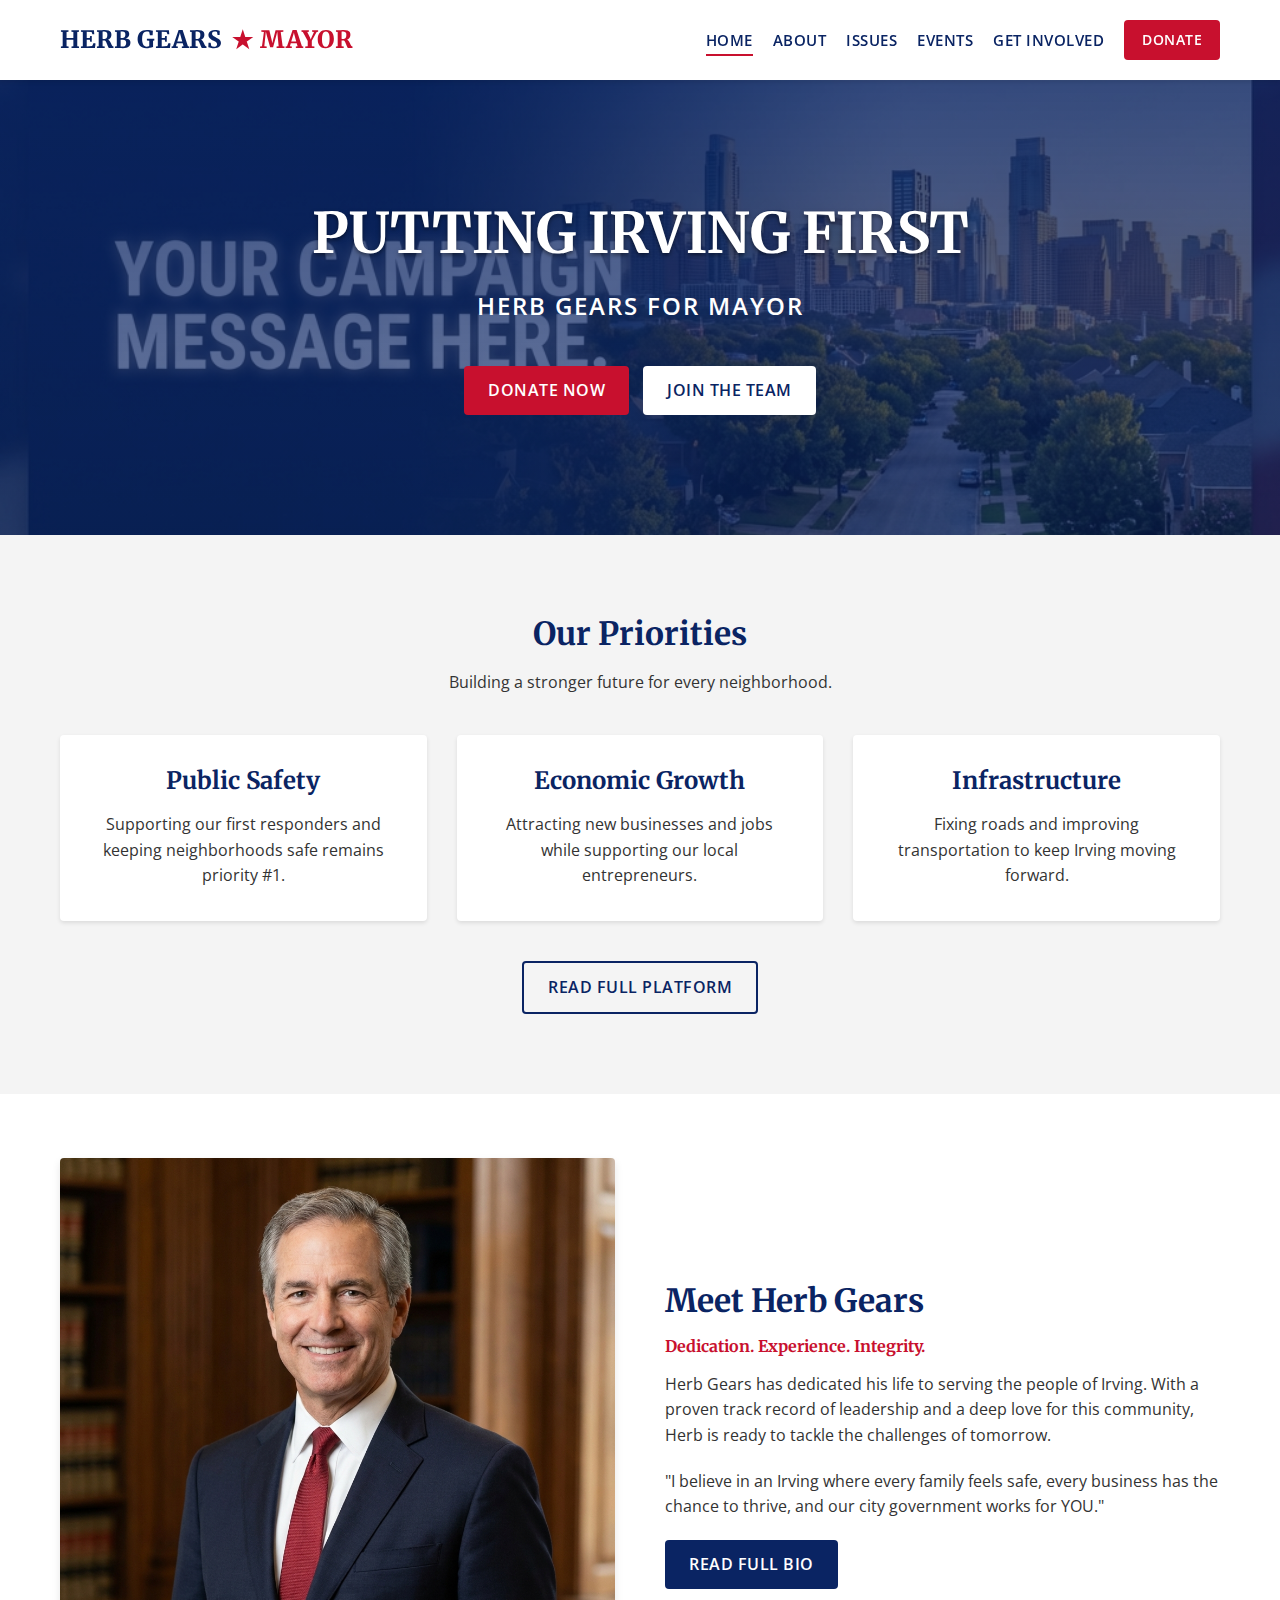
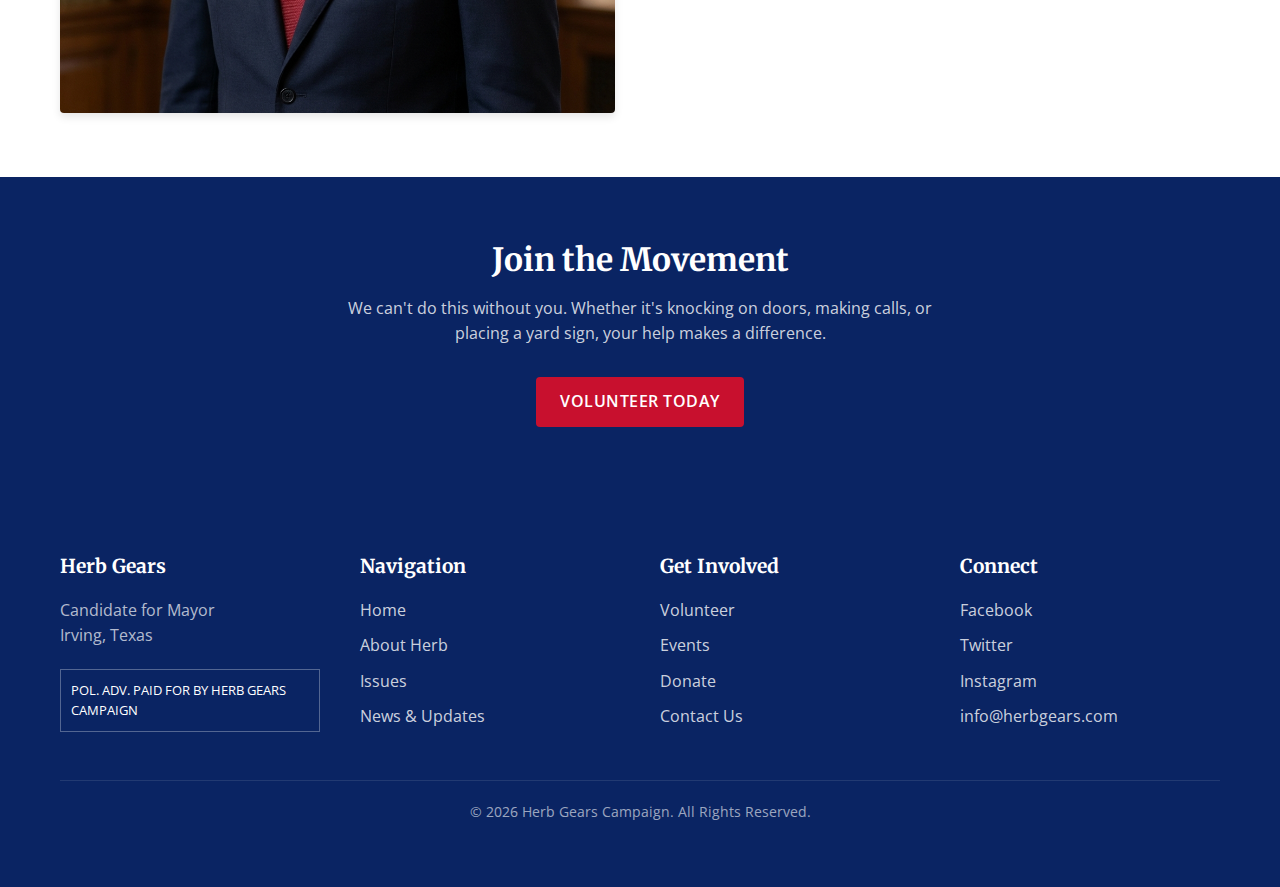
<file: index.html>
<!DOCTYPE html>
<html lang="en">
<head>
    <meta charset="UTF-8">
    <meta name="viewport" content="width=device-width, initial-scale=1.0">
    <title>Herb Gears for Mayor | Putting Irving First</title>
    <meta name="description" content="Official campaign website for Herb Gears, candidate for Mayor of Irving. Dedicated to public safety, economic growth, and community integrity.">
    
    <!-- Fonts -->
    <link rel="preconnect" href="https://fonts.googleapis.com">
    <link rel="preconnect" href="https://fonts.gstatic.com" crossorigin>
    <link href="https://fonts.googleapis.com/css2?family=Merriweather:wght@400;700;900&family=Open+Sans:wght@400;600;700&display=swap" rel="stylesheet">
    
    <!-- CSS -->
    <link rel="stylesheet" href="css/style.css">
    <link rel="stylesheet" href="css/layout.css">
    <link rel="stylesheet" href="css/responsive.css">
    
    <style>
        /* Hero Specific Styles */
        .hero {
            background: linear-gradient(rgba(10, 36, 99, 0.8), rgba(10, 36, 99, 0.6)), url('assets/images/hero.png');
            background-size: cover;
            background-position: center;
            color: white;
            padding: 120px 0;
            text-align: center;
        }
        
        .hero-content { max-width: 800px; margin: 0 auto; }
        .hero h1 { 
            color: white; 
            font-size: 3.5rem; 
            margin-bottom: 20px;
            text-shadow: 0 2px 4px rgba(0,0,0,0.5);
        }
        
        .hero-sub {
            font-size: 1.5rem;
            margin-bottom: 40px;
            font-weight: 600;
            text-transform: uppercase;
            letter-spacing: 2px;
        }
        
        /* Priorities Section */
        .priorities { padding: 80px 0; background: var(--color-light-gray); }
        .priority-grid {
            display: grid;
            grid-template-columns: repeat(3, 1fr);
            gap: 30px;
            margin-top: 40px;
        }
        
        /* Intro Section */
        .intro-grid {
            display: grid;
            grid-template-columns: 1fr 1fr;
            gap: 50px;
            align-items: center;
        }
        .intro-img img { border-radius: 4px; box-shadow: var(--shadow-md); }
        
        @media (max-width: 768px) {
            .priority-grid, .intro-grid { grid-template-columns: 1fr; }
            .hero h1 { font-size: 2.5rem; }
            .hero { padding: 80px 0; }
        }
    </style>
</head>
<body>

    <!-- Header -->
    <header>
        <div class="header-container">
            <a href="index.html" class="logo">
                HERB GEARS <span>★ MAYOR</span>
            </a>
            
            <div class="menu-toggle" aria-label="Toggle navigation" aria-expanded="false">
                <span class="bar"></span>
                <span class="bar"></span>
                <span class="bar"></span>
            </div>

            <nav class="nav-menu">
                <a href="index.html" class="nav-link active">Home</a>
                <a href="about.html" class="nav-link">About</a>
                <a href="issues.html" class="nav-link">Issues</a>
                <a href="events.html" class="nav-link">Events</a>
                <a href="volunteer.html" class="nav-link">Get Involved</a>
                <a href="donate.html" class="nav-btn btn btn-primary">Donate</a>
            </nav>
        </div>
    </header>

    <!-- Hero Section -->
    <section class="hero">
        <div class="container hero-content">
            <h1 class="bounce-in">PUTTING IRVING FIRST</h1>
            <p class="hero-sub">Herb Gears for Mayor</p>
            <div class="hero-cta">
                <a href="donate.html" class="btn btn-primary">Donate Now</a>
                <a href="volunteer.html" class="btn btn-secondary" style="margin-left: 10px; background: white; color: var(--color-navy);">Join the Team</a>
            </div>
        </div>
    </section>

    <!-- Priorities -->
    <section class="priorities">
        <div class="container">
            <div class="text-center">
                <h2>Our Priorities</h2>
                <p>Building a stronger future for every neighborhood.</p>
            </div>
            
            <div class="priority-grid">
                <div class="card text-center">
                    <h3 class="text-navy">Public Safety</h3>
                    <p>Supporting our first responders and keeping neighborhoods safe remains priority #1.</p>
                </div>
                <div class="card text-center">
                    <h3 class="text-navy">Economic Growth</h3>
                    <p>Attracting new businesses and jobs while supporting our local entrepreneurs.</p>
                </div>
                <div class="card text-center">
                    <h3 class="text-navy">Infrastructure</h3>
                    <p>Fixing roads and improving transportation to keep Irving moving forward.</p>
                </div>
            </div>
            
            <div class="text-center" style="margin-top: 40px;">
                <a href="issues.html" class="btn btn-outline">Read Full Platform</a>
            </div>
        </div>
    </section>

    <!-- About Intro -->
    <section class="section">
        <div class="container intro-grid">
            <div class="intro-img">
                <img src="assets/images/portrait.png" alt="Herb Gears Portrait">
            </div>
            <div class="intro-text">
                <h2>Meet Herb Gears</h2>
                <h4 class="text-red">Dedication. Experience. Integrity.</h4>
                <p style="margin-bottom: 20px;">Herb Gears has dedicated his life to serving the people of Irving. With a proven track record of leadership and a deep love for this community, Herb is ready to tackle the challenges of tomorrow.</p>
                <p style="margin-bottom: 20px;">"I believe in an Irving where every family feels safe, every business has the chance to thrive, and our city government works for YOU."</p>
                <a href="about.html" class="btn btn-secondary">Read Full Bio</a>
            </div>
        </div>
    </section>

    <!-- Volunteer Call to Action -->
    <section class="section bg-navy text-center">
        <div class="container">
            <h2 style="color: white;">Join the Movement</h2>
            <p style="color: rgba(255,255,255,0.8); max-width: 600px; margin: 0 auto 30px;">We can't do this without you. Whether it's knocking on doors, making calls, or placing a yard sign, your help makes a difference.</p>
            <a href="volunteer.html" class="btn btn-primary">Volunteer Today</a>
        </div>
    </section>

    <!-- Footer -->
    <footer>
        <div class="container">
            <div class="footer-grid">
                <div class="footer-col">
                    <h4>Herb Gears</h4>
                    <p style="color: rgba(255,255,255,0.7);">Candidate for Mayor<br>Irving, Texas</p>
                    <div class="disclaimer-box">
                        Pol. Adv. Paid for by Herb Gears Campaign
                    </div>
                </div>
                <div class="footer-col">
                    <h4>Navigation</h4>
                    <ul class="footer-links">
                        <li><a href="index.html">Home</a></li>
                        <li><a href="about.html">About Herb</a></li>
                        <li><a href="issues.html">Issues</a></li>
                        <li><a href="news.html">News & Updates</a></li>
                    </ul>
                </div>
                <div class="footer-col">
                    <h4>Get Involved</h4>
                    <ul class="footer-links">
                        <li><a href="volunteer.html">Volunteer</a></li>
                        <li><a href="events.html">Events</a></li>
                        <li><a href="donate.html">Donate</a></li>
                        <li><a href="contact.html">Contact Us</a></li>
                    </ul>
                </div>
                <div class="footer-col">
                    <h4>Connect</h4>
                    <ul class="footer-links">
                        <li><a href="#">Facebook</a></li>
                        <li><a href="#">Twitter</a></li>
                        <li><a href="#">Instagram</a></li>
                        <li><a href="mailto:info@herbgears.com">info@herbgears.com</a></li>
                    </ul>
                </div>
            </div>
            <div class="footer-bottom">
                &copy; 2026 Herb Gears Campaign. All Rights Reserved.
            </div>
        </div>
    </footer>

    <!-- Sticky Mobile Donate -->
    <div class="sticky-donate">
        <a href="donate.html" class="btn btn-primary">Donate</a>
    </div>

    <script src="js/main.js"></script>
</body>
</html>
</file>
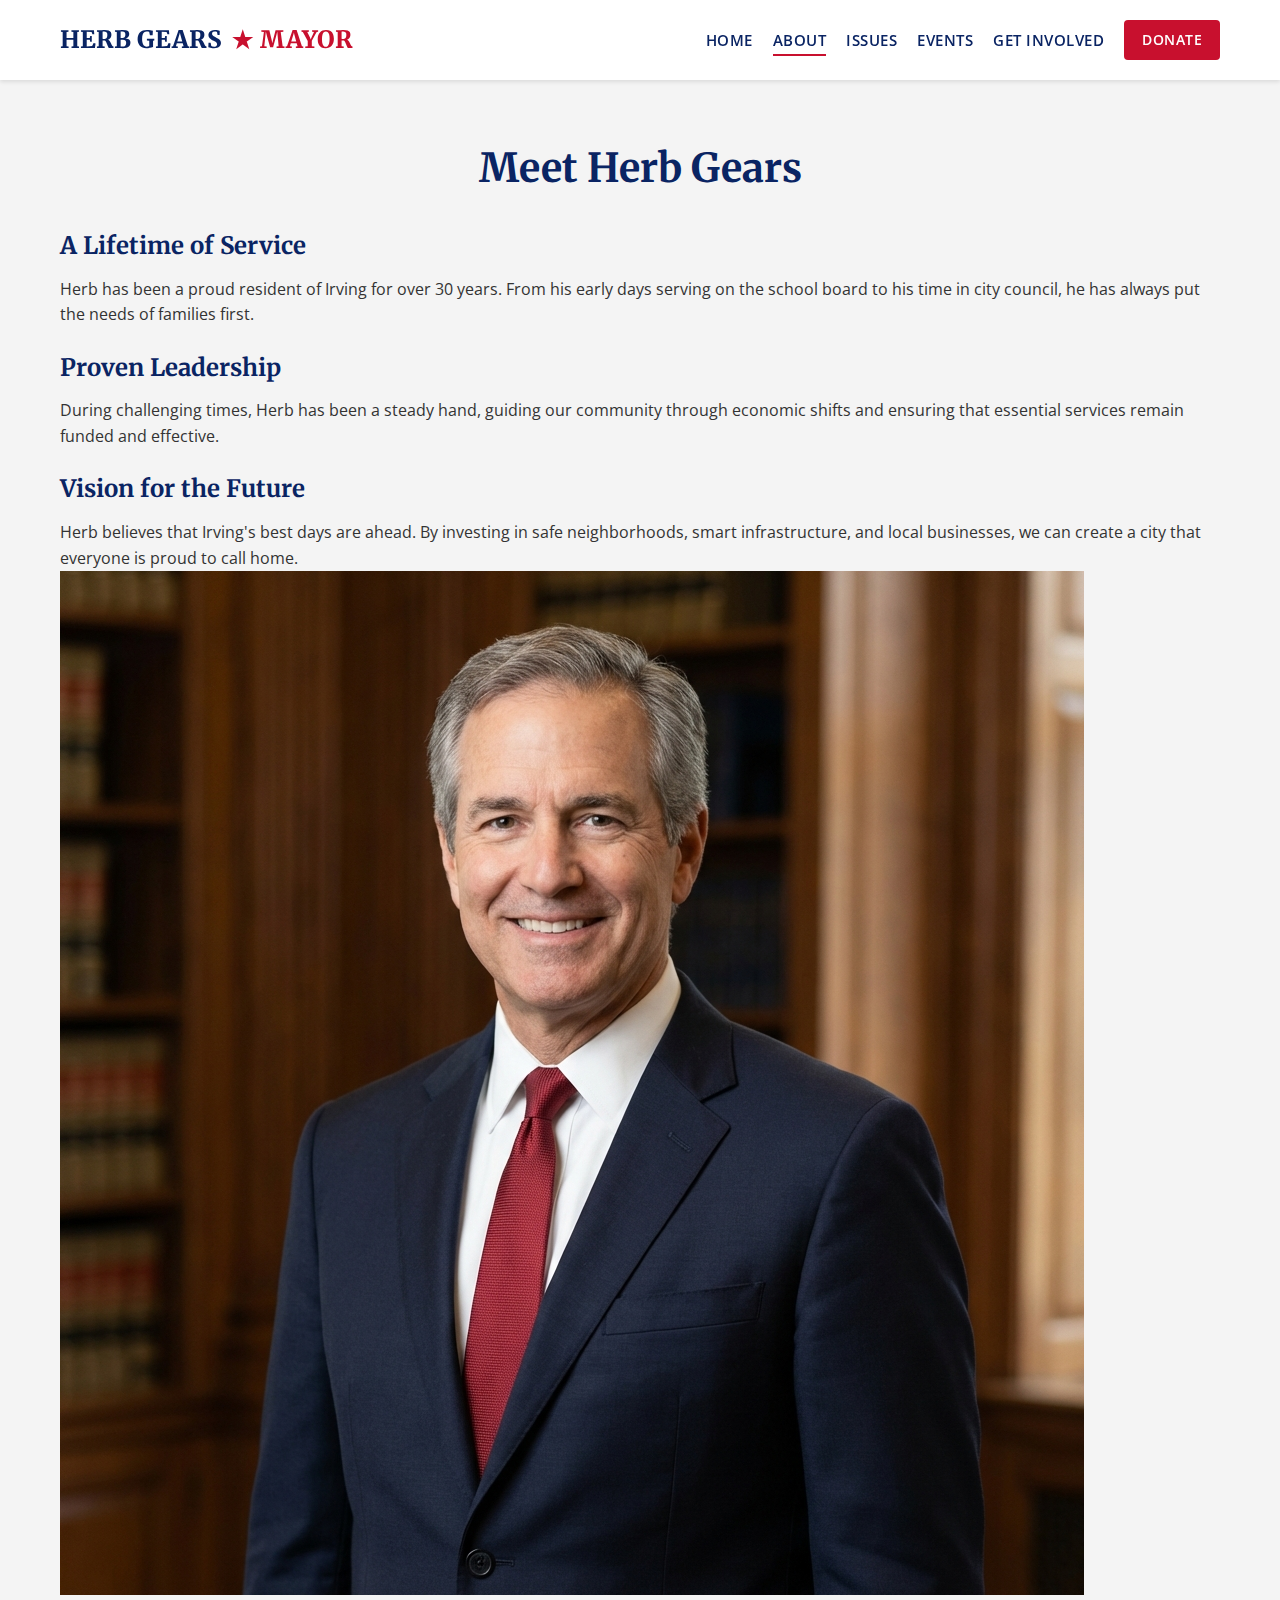
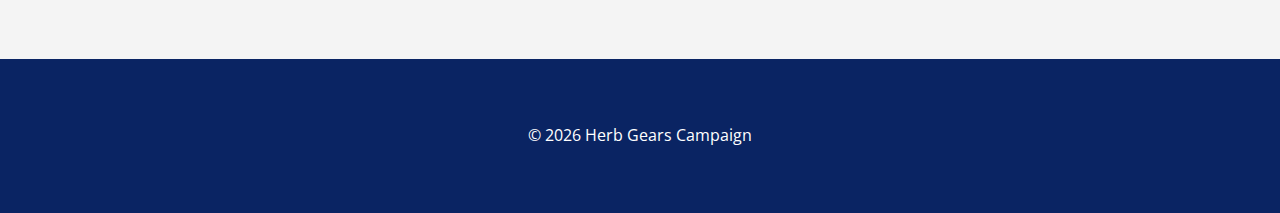
<file: about.html>
<!DOCTYPE html>
<html lang="en">

<head>
    <meta charset="UTF-8">
    <meta name="viewport" content="width=device-width, initial-scale=1.0">
    <title>About Herb - Herb Gears for Mayor</title>
    <meta name="description" content="Learn about Herb Gears, his background, and his commitment to Irving.">
    <link
        href="https://fonts.googleapis.com/css2?family=Merriweather:wght@400;700;900&family=Open+Sans:wght@400;600;700&display=swap"
        rel="stylesheet">
    <link rel="stylesheet" href="css/style.css">
    <link rel="stylesheet" href="css/layout.css">
    <link rel="stylesheet" href="css/responsive.css">
</head>

<body>
    <header>
        <div class="header-container">
            <a href="index.html" class="logo">HERB GEARS <span>★ MAYOR</span></a>
            <div class="menu-toggle"><span class="bar"></span><span class="bar"></span><span class="bar"></span></div>
            <nav class="nav-menu">
                <a href="index.html" class="nav-link">Home</a>
                <a href="about.html" class="nav-link active">About</a>
                <a href="issues.html" class="nav-link">Issues</a>
                <a href="events.html" class="nav-link">Events</a>
                <a href="volunteer.html" class="nav-link">Get Involved</a>
                <a href="donate.html" class="nav-btn btn btn-primary">Donate</a>
            </nav>
        </div>
    </header>

    <div class="section bg-light">
        <div class="container">
            <h1 class="text-center">Meet Herb Gears</h1>
            <div class="intro-grid" style="margin-top: 40px;">
                <div class="intro-text">
                    <h3>A Lifetime of Service</h3>
                    <p>Herb has been a proud resident of Irving for over 30 years. From his early days serving on the
                        school board to his time in city council, he has always put the needs of families first.</p>
                    <br>
                    <h3>Proven Leadership</h3>
                    <p>During challenging times, Herb has been a steady hand, guiding our community through economic
                        shifts and ensuring that essential services remain funded and effective.</p>
                    <br>
                    <h3>Vision for the Future</h3>
                    <p>Herb believes that Irving's best days are ahead. By investing in safe neighborhoods, smart
                        infrastructure, and local businesses, we can create a city that everyone is proud to call home.
                    </p>
                </div>
                <div class="intro-img">
                    <img src="assets/images/portrait.png" alt="Herb Gears">
                </div>
            </div>
        </div>
    </div>

    <footer>
        <div class="container text-center">
            <p>&copy; 2026 Herb Gears Campaign</p>
        </div>
    </footer>
    <script src="js/main.js"></script>
</body>

</html>
</file>
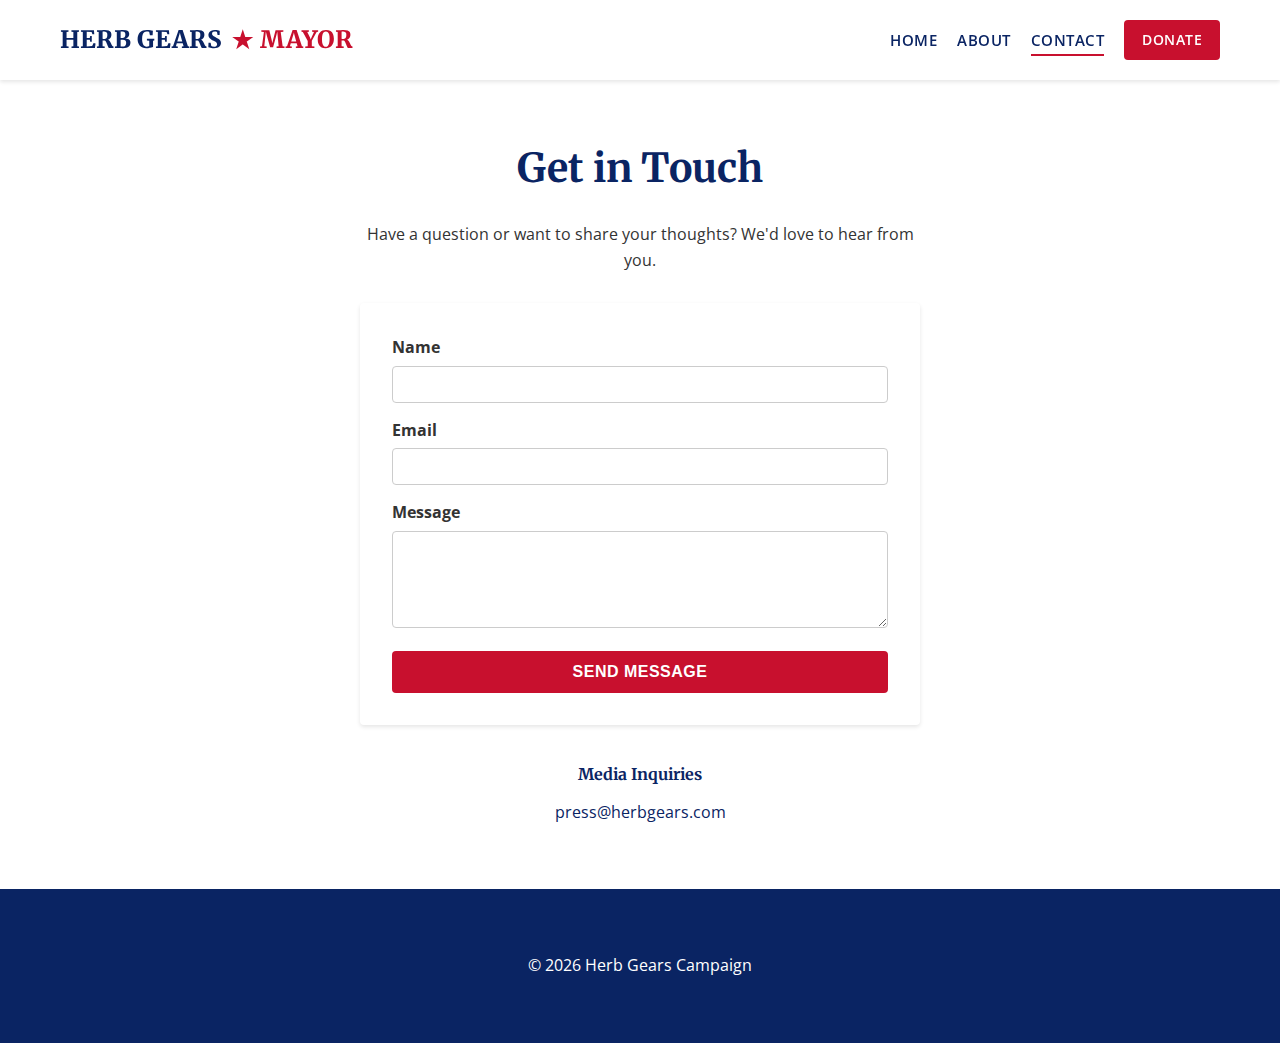
<file: contact.html>
<!DOCTYPE html>
<html lang="en">

<head>
    <meta charset="UTF-8">
    <meta name="viewport" content="width=device-width, initial-scale=1.0">
    <title>Contact - Herb Gears for Mayor</title>
    <link
        href="https://fonts.googleapis.com/css2?family=Merriweather:wght@400;700;900&family=Open+Sans:wght@400;600;700&display=swap"
        rel="stylesheet">
    <link rel="stylesheet" href="css/style.css">
    <link rel="stylesheet" href="css/layout.css">
    <link rel="stylesheet" href="css/responsive.css">
</head>

<body>
    <header>
        <div class="header-container">
            <a href="index.html" class="logo">HERB GEARS <span>★ MAYOR</span></a>
            <div class="menu-toggle"><span class="bar"></span><span class="bar"></span><span class="bar"></span></div>
            <nav class="nav-menu">
                <a href="index.html" class="nav-link">Home</a>
                <a href="about.html" class="nav-link">About</a>
                <a href="contact.html" class="nav-link active">Contact</a>
                <a href="donate.html" class="nav-btn btn btn-primary">Donate</a>
            </nav>
        </div>
    </header>

    <div class="section">
        <div class="container" style="max-width: 600px;">
            <h1 class="text-center" style="margin-bottom: 30px;">Get in Touch</h1>
            <p class="text-center" style="margin-bottom: 30px;">Have a question or want to share your thoughts? We'd
                love to hear from you.</p>

            <form class="card">
                <div style="margin-bottom: 15px;">
                    <label style="display: block; margin-bottom: 5px; font-weight: bold;">Name</label>
                    <input type="text" style="width: 100%; padding: 10px; border: 1px solid #ccc; border-radius: 4px;">
                </div>
                <div style="margin-bottom: 15px;">
                    <label style="display: block; margin-bottom: 5px; font-weight: bold;">Email</label>
                    <input type="email" style="width: 100%; padding: 10px; border: 1px solid #ccc; border-radius: 4px;">
                </div>
                <div style="margin-bottom: 15px;">
                    <label style="display: block; margin-bottom: 5px; font-weight: bold;">Message</label>
                    <textarea rows="5"
                        style="width: 100%; padding: 10px; border: 1px solid #ccc; border-radius: 4px;"></textarea>
                </div>
                <button class="btn btn-primary" style="width: 100%;">Send Message</button>
            </form>

            <div class="text-center" style="margin-top: 40px;">
                <h4>Media Inquiries</h4>
                <p><a href="mailto:press@herbgears.com">press@herbgears.com</a></p>
            </div>
        </div>
    </div>

    <footer>
        <div class="container text-center">
            <p>&copy; 2026 Herb Gears Campaign</p>
        </div>
    </footer>
    <script src="js/main.js"></script>
</body>

</html>
</file>
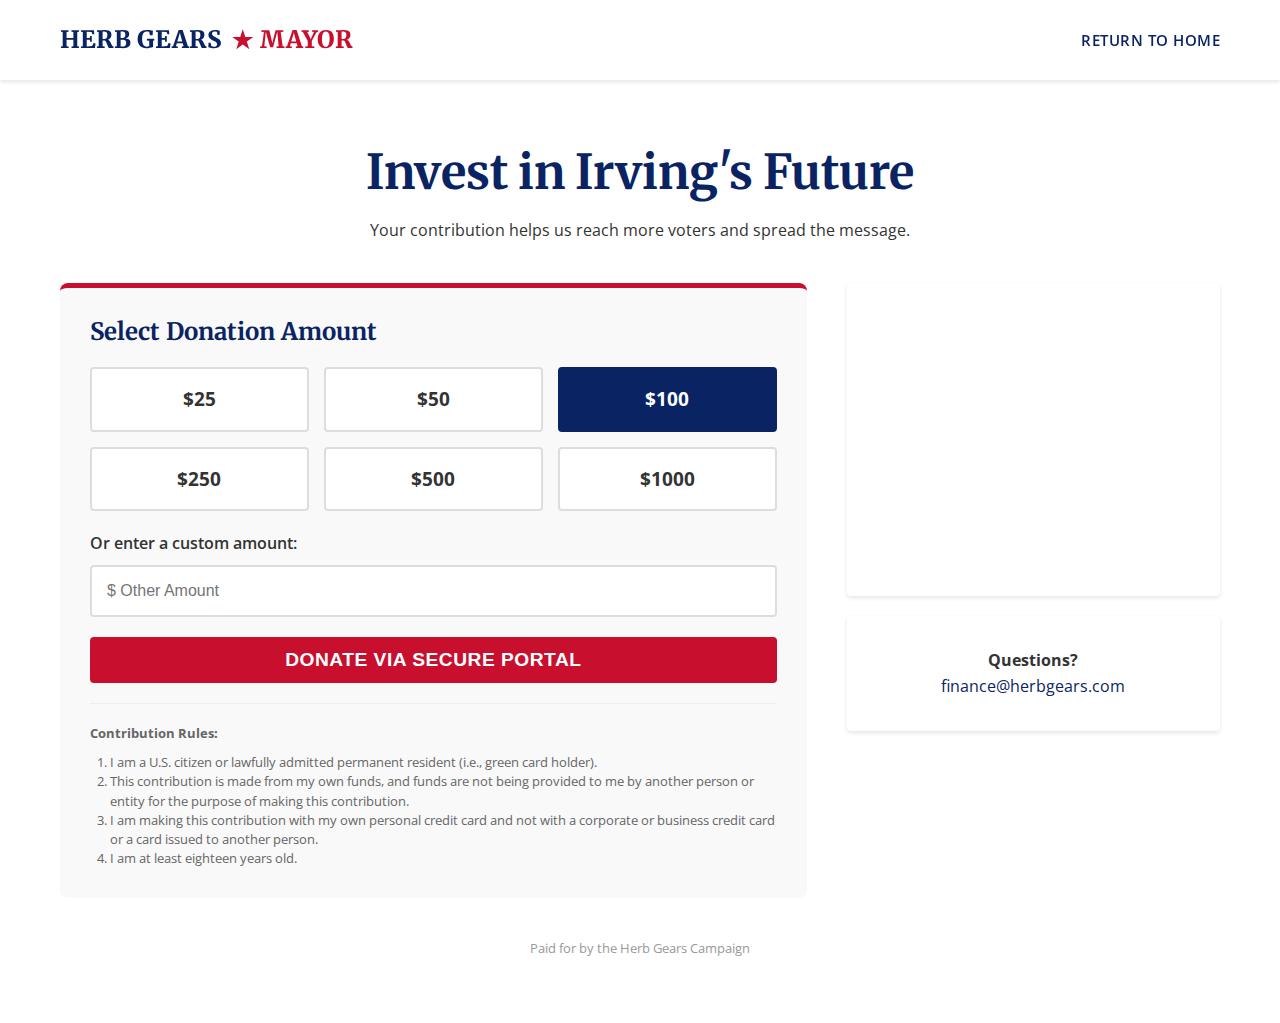
<file: donate.html>
<!DOCTYPE html>
<html lang="en">

<head>
    <meta charset="UTF-8">
    <meta name="viewport" content="width=device-width, initial-scale=1.0">
    <title>Donate - Herb Gears for Mayor</title>
    <meta name="description" content="Support Herb Gears for Mayor by making a donation today.">
    <link
        href="https://fonts.googleapis.com/css2?family=Merriweather:wght@400;700;900&family=Open+Sans:wght@400;600;700&display=swap"
        rel="stylesheet">
    <link rel="stylesheet" href="css/style.css">
    <link rel="stylesheet" href="css/layout.css">
    <link rel="stylesheet" href="css/responsive.css">
    <style>
        .donate-grid {
            display: grid;
            grid-template-columns: 2fr 1fr;
            gap: 40px;
        }

        .donation-box {
            background: #f9f9f9;
            padding: 30px;
            border-radius: 8px;
            border-top: 5px solid var(--color-red);
        }

        .amount-grid {
            display: grid;
            grid-template-columns: repeat(3, 1fr);
            gap: 15px;
            margin: 20px 0;
        }

        .amount-btn {
            background: white;
            border: 2px solid #ddd;
            padding: 15px;
            text-align: center;
            border-radius: 4px;
            cursor: pointer;
            font-weight: bold;
            font-size: 1.2rem;
            transition: all 0.2s;
        }

        .amount-btn:hover,
        .amount-btn.selected {
            border-color: var(--color-navy);
            background: var(--color-navy);
            color: white;
        }

        .custom-amount {
            width: 100%;
            padding: 15px;
            border: 2px solid #ddd;
            border-radius: 4px;
            font-size: 1rem;
            margin-bottom: 20px;
        }

        .legal-text {
            font-size: 0.8rem;
            color: #666;
            margin-top: 20px;
            line-height: 1.5;
            border-top: 1px solid #eee;
            padding-top: 20px;
        }

        @media(max-width: 768px) {
            .donate-grid {
                grid-template-columns: 1fr;
            }

            .amount-grid {
                grid-template-columns: repeat(2, 1fr);
            }
        }
    </style>
</head>

<body>
    <!-- Header (Simplified for Donate) -->
    <header>
        <div class="header-container">
            <a href="index.html" class="logo">HERB GEARS <span>★ MAYOR</span></a>
            <a href="index.html" class="nav-link">Return to Home</a>
        </div>
    </header>

    <section class="section">
        <div class="container">
            <div class="text-center" style="margin-bottom: 40px;">
                <h1 style="font-size: 3rem;">Invest in Irving's Future</h1>
                <p class="lead">Your contribution helps us reach more voters and spread the message.</p>
            </div>

            <div class="donate-grid">
                <div class="donation-box">
                    <h3 class="text-navy">Select Donation Amount</h3>

                    <div class="amount-grid">
                        <div class="amount-btn">$25</div>
                        <div class="amount-btn">$50</div>
                        <div class="amount-btn selected">$100</div>
                        <div class="amount-btn">$250</div>
                        <div class="amount-btn">$500</div>
                        <div class="amount-btn">$1000</div>
                    </div>

                    <label for="custom-amount" style="font-weight: 600; display: block; margin-bottom: 8px;">Or enter a
                        custom amount:</label>
                    <input type="number" id="custom-amount" class="custom-amount" placeholder="$ Other Amount">

                    <button class="btn btn-primary" style="width: 100%; font-size: 1.2rem;">Donate via Secure
                        Portal</button>

                    <div class="legal-text">
                        <strong>Contribution Rules:</strong>
                        <ol style="padding-left: 20px; margin-top: 10px;">
                            <li>I am a U.S. citizen or lawfully admitted permanent resident (i.e., green card holder).
                            </li>
                            <li>This contribution is made from my own funds, and funds are not being provided to me by
                                another person or entity for the purpose of making this contribution.</li>
                            <li>I am making this contribution with my own personal credit card and not with a corporate
                                or business credit card or a card issued to another person.</li>
                            <li>I am at least eighteen years old.</li>
                        </ol>
                    </div>
                </div>

                <div class="sidebar">
                    <div class="card bg-navy">
                        <h4
                            style="color: white; border-bottom: 1px solid rgba(255,255,255,0.2); padding-bottom: 15px; margin-bottom: 15px;">
                            Why Donate?</h4>
                        <p style="color: white; margin-bottom: 15px;">Campaigns are powered by people like you. Your
                            donation pays for:</p>
                        <ul style="color: white; list-style: disc; padding-left: 20px;">
                            <li style="margin-bottom: 10px;">Yard signs and literature</li>
                            <li style="margin-bottom: 10px;">Community events</li>
                            <li style="margin-bottom: 10px;">Digital outreach</li>
                            <li>Get-out-the-vote efforts</li>
                        </ul>
                    </div>

                    <div class="card" style="margin-top: 20px; text-align: center;">
                        <p style="font-weight: bold;">Questions?</p>
                        <p><a href="mailto:finance@herbgears.com">finance@herbgears.com</a></p>
                    </div>
                </div>
            </div>

            <div class="text-center" style="margin-top: 40px; font-size: 0.8rem; color: #999;">
                <p>Paid for by the Herb Gears Campaign</p>
            </div>
        </div>
    </section>

    <script src="js/main.js"></script>
    <script>
        // Simple Interaction for selection
        document.querySelectorAll('.amount-btn').forEach(btn => {
            btn.addEventListener('click', () => {
                document.querySelectorAll('.amount-btn').forEach(b => b.classList.remove('selected'));
                btn.classList.add('selected');
                document.getElementById('custom-amount').value = '';
            });
        });

        document.getElementById('custom-amount').addEventListener('input', () => {
            document.querySelectorAll('.amount-btn').forEach(b => b.classList.remove('selected'));
        });
    </script>
</body>

</html>
</file>
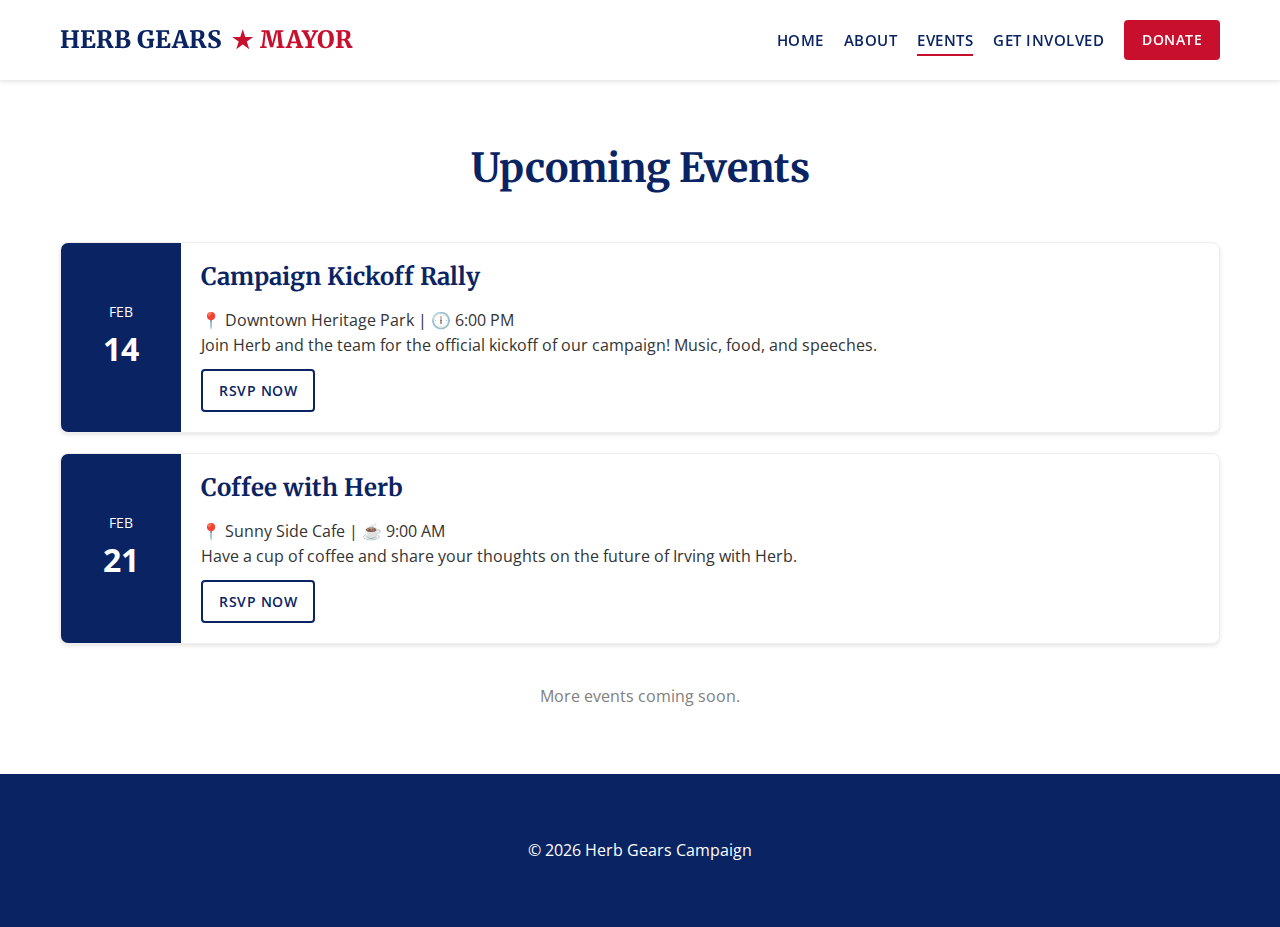
<file: events.html>
<!DOCTYPE html>
<html lang="en">

<head>
    <meta charset="UTF-8">
    <meta name="viewport" content="width=device-width, initial-scale=1.0">
    <title>Events - Herb Gears for Mayor</title>
    <link
        href="https://fonts.googleapis.com/css2?family=Merriweather:wght@400;700;900&family=Open+Sans:wght@400;600;700&display=swap"
        rel="stylesheet">
    <link rel="stylesheet" href="css/style.css">
    <link rel="stylesheet" href="css/layout.css">
    <link rel="stylesheet" href="css/responsive.css">
    <style>
        .event-item {
            display: flex;
            background: white;
            border: 1px solid #eee;
            margin-bottom: 20px;
            border-radius: 8px;
            overflow: hidden;
            box-shadow: var(--shadow-sm);
        }

        .event-date {
            background: var(--color-navy);
            color: white;
            padding: 20px;
            text-align: center;
            min-width: 120px;
            display: flex;
            flex-direction: column;
            justify-content: center;
        }

        .event-details {
            padding: 20px;
            flex-grow: 1;
        }

        .date-month {
            font-size: 0.9rem;
            text-transform: uppercase;
        }

        .date-day {
            font-size: 2rem;
            font-weight: bold;
        }

        @media(max-width: 600px) {
            .event-item {
                flex-direction: column;
            }

            .event-date {
                padding: 10px;
                flex-direction: row;
                justify-content: space-between;
                align-items: center;
            }

            .event-date span {
                margin: 0 5px;
            }
        }
    </style>
</head>

<body>
    <header>
        <div class="header-container">
            <a href="index.html" class="logo">HERB GEARS <span>★ MAYOR</span></a>
            <div class="menu-toggle"><span class="bar"></span><span class="bar"></span><span class="bar"></span></div>
            <nav class="nav-menu">
                <a href="index.html" class="nav-link">Home</a>
                <a href="about.html" class="nav-link">About</a>
                <a href="events.html" class="nav-link active">Events</a>
                <a href="volunteer.html" class="nav-link">Get Involved</a>
                <a href="donate.html" class="nav-btn btn btn-primary">Donate</a>
            </nav>
        </div>
    </header>

    <div class="section">
        <div class="container">
            <h1 class="text-center" style="margin-bottom: 50px;">Upcoming Events</h1>

            <div class="event-item">
                <div class="event-date">
                    <span class="date-month">FEB</span>
                    <span class="date-day">14</span>
                </div>
                <div class="event-details">
                    <h3>Campaign Kickoff Rally</h3>
                    <p class="text-text-light">📍 Downtown Heritage Park | 🕕 6:00 PM</p>
                    <p>Join Herb and the team for the official kickoff of our campaign! Music, food, and speeches.</p>
                    <a href="#" class="btn btn-outline"
                        style="margin-top: 10px; padding: 8px 16px; font-size: 0.9rem;">RSVP Now</a>
                </div>
            </div>

            <div class="event-item">
                <div class="event-date">
                    <span class="date-month">FEB</span>
                    <span class="date-day">21</span>
                </div>
                <div class="event-details">
                    <h3>Coffee with Herb</h3>
                    <p class="text-text-light">📍 Sunny Side Cafe | ☕ 9:00 AM</p>
                    <p>Have a cup of coffee and share your thoughts on the future of Irving with Herb.</p>
                    <a href="#" class="btn btn-outline"
                        style="margin-top: 10px; padding: 8px 16px; font-size: 0.9rem;">RSVP Now</a>
                </div>
            </div>

            <p class="text-center" style="margin-top: 40px; color: grey;">More events coming soon.</p>
        </div>
    </div>

    <footer>
        <div class="container text-center">
            <p>&copy; 2026 Herb Gears Campaign</p>
        </div>
    </footer>
    <script src="js/main.js"></script>
</body>

</html>
</file>
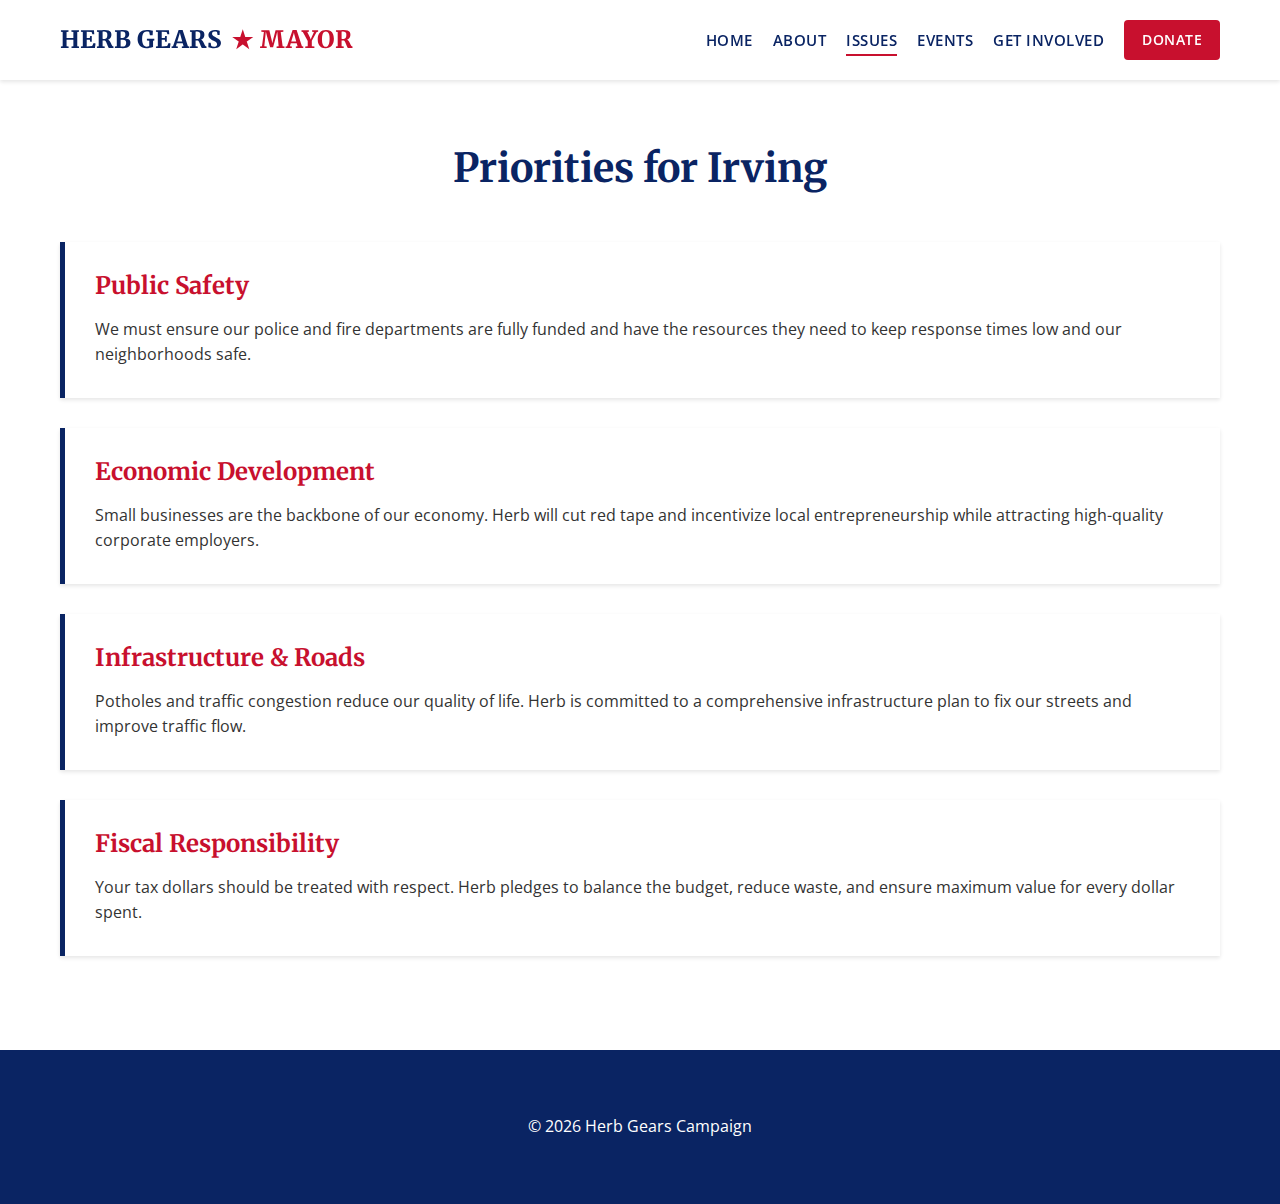
<file: issues.html>
<!DOCTYPE html>
<html lang="en">

<head>
    <meta charset="UTF-8">
    <meta name="viewport" content="width=device-width, initial-scale=1.0">
    <title>Issues - Herb Gears for Mayor</title>
    <link
        href="https://fonts.googleapis.com/css2?family=Merriweather:wght@400;700;900&family=Open+Sans:wght@400;600;700&display=swap"
        rel="stylesheet">
    <link rel="stylesheet" href="css/style.css">
    <link rel="stylesheet" href="css/layout.css">
    <link rel="stylesheet" href="css/responsive.css">
    <style>
        .issue-card {
            background: white;
            border-left: 5px solid var(--color-navy);
            padding: 30px;
            margin-bottom: 30px;
            box-shadow: var(--shadow-sm);
        }

        .issue-card h3 {
            color: var(--color-red);
        }
    </style>
</head>

<body>
    <header>
        <div class="header-container">
            <a href="index.html" class="logo">HERB GEARS <span>★ MAYOR</span></a>
            <div class="menu-toggle"><span class="bar"></span><span class="bar"></span><span class="bar"></span></div>
            <nav class="nav-menu">
                <a href="index.html" class="nav-link">Home</a>
                <a href="about.html" class="nav-link">About</a>
                <a href="issues.html" class="nav-link active">Issues</a>
                <a href="events.html" class="nav-link">Events</a>
                <a href="volunteer.html" class="nav-link">Get Involved</a>
                <a href="donate.html" class="nav-btn btn btn-primary">Donate</a>
            </nav>
        </div>
    </header>

    <div class="section">
        <div class="container">
            <h1 class="text-center" style="margin-bottom: 50px;">Priorities for Irving</h1>

            <div class="issue-card">
                <h3>Public Safety</h3>
                <p>We must ensure our police and fire departments are fully funded and have the resources they need to
                    keep response times low and our neighborhoods safe.</p>
            </div>

            <div class="issue-card">
                <h3>Economic Development</h3>
                <p>Small businesses are the backbone of our economy. Herb will cut red tape and incentivize local
                    entrepreneurship while attracting high-quality corporate employers.</p>
            </div>

            <div class="issue-card">
                <h3>Infrastructure & Roads</h3>
                <p>Potholes and traffic congestion reduce our quality of life. Herb is committed to a comprehensive
                    infrastructure plan to fix our streets and improve traffic flow.</p>
            </div>

            <div class="issue-card">
                <h3>Fiscal Responsibility</h3>
                <p>Your tax dollars should be treated with respect. Herb pledges to balance the budget, reduce waste,
                    and ensure maximum value for every dollar spent.</p>
            </div>
        </div>
    </div>

    <footer>
        <div class="container text-center">
            <p>&copy; 2026 Herb Gears Campaign</p>
        </div>
    </footer>
    <script src="js/main.js"></script>
</body>

</html>
</file>
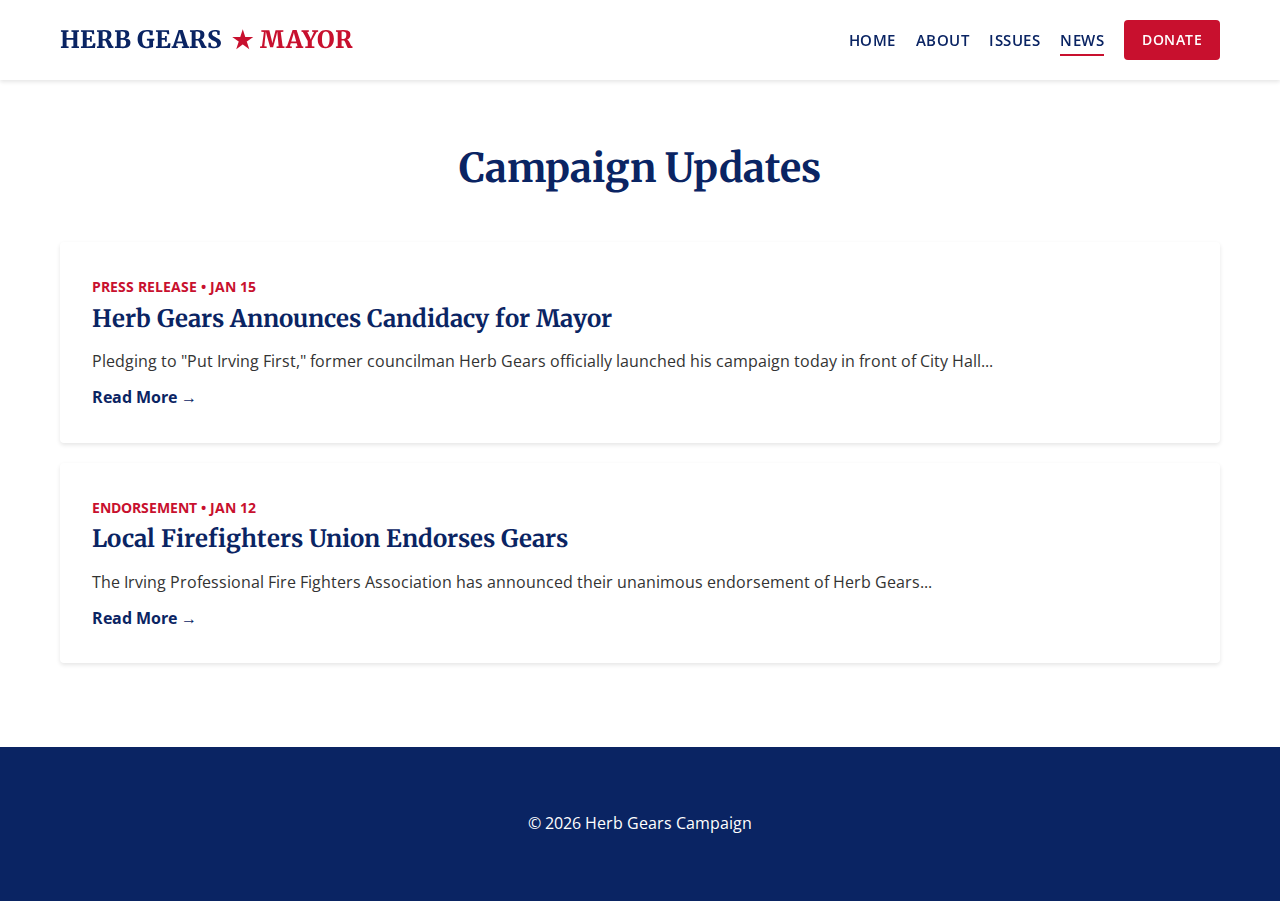
<file: news.html>
<!DOCTYPE html>
<html lang="en">

<head>
    <meta charset="UTF-8">
    <meta name="viewport" content="width=device-width, initial-scale=1.0">
    <title>News - Herb Gears for Mayor</title>
    <link
        href="https://fonts.googleapis.com/css2?family=Merriweather:wght@400;700;900&family=Open+Sans:wght@400;600;700&display=swap"
        rel="stylesheet">
    <link rel="stylesheet" href="css/style.css">
    <link rel="stylesheet" href="css/layout.css">
    <link rel="stylesheet" href="css/responsive.css">
</head>

<body>
    <header>
        <div class="header-container">
            <a href="index.html" class="logo">HERB GEARS <span>★ MAYOR</span></a>
            <div class="menu-toggle"><span class="bar"></span><span class="bar"></span><span class="bar"></span></div>
            <nav class="nav-menu">
                <a href="index.html" class="nav-link">Home</a>
                <a href="about.html" class="nav-link">About</a>
                <a href="issues.html" class="nav-link">Issues</a>
                <a href="news.html" class="nav-link active">News</a>
                <a href="donate.html" class="nav-btn btn btn-primary">Donate</a>
            </nav>
        </div>
    </header>

    <div class="section">
        <div class="container">
            <h1 class="text-center" style="margin-bottom: 50px;">Campaign Updates</h1>

            <div class="card" style="margin-bottom: 20px;">
                <span class="text-red" style="font-weight: bold; font-size: 0.9rem;">PRESS RELEASE • JAN 15</span>
                <h3 style="margin-top: 5px;">Herb Gears Announces Candidacy for Mayor</h3>
                <p>Pledging to "Put Irving First," former councilman Herb Gears officially launched his campaign today
                    in front of City Hall...</p>
                <a href="#" style="display: inline-block; margin-top: 10px; font-weight: bold;">Read More &rarr;</a>
            </div>

            <div class="card" style="margin-bottom: 20px;">
                <span class="text-red" style="font-weight: bold; font-size: 0.9rem;">ENDORSEMENT • JAN 12</span>
                <h3 style="margin-top: 5px;">Local Firefighters Union Endorses Gears</h3>
                <p>The Irving Professional Fire Fighters Association has announced their unanimous endorsement of Herb
                    Gears...</p>
                <a href="#" style="display: inline-block; margin-top: 10px; font-weight: bold;">Read More &rarr;</a>
            </div>
        </div>
    </div>

    <footer>
        <div class="container text-center">
            <p>&copy; 2026 Herb Gears Campaign</p>
        </div>
    </footer>
    <script src="js/main.js"></script>
</body>

</html>
</file>
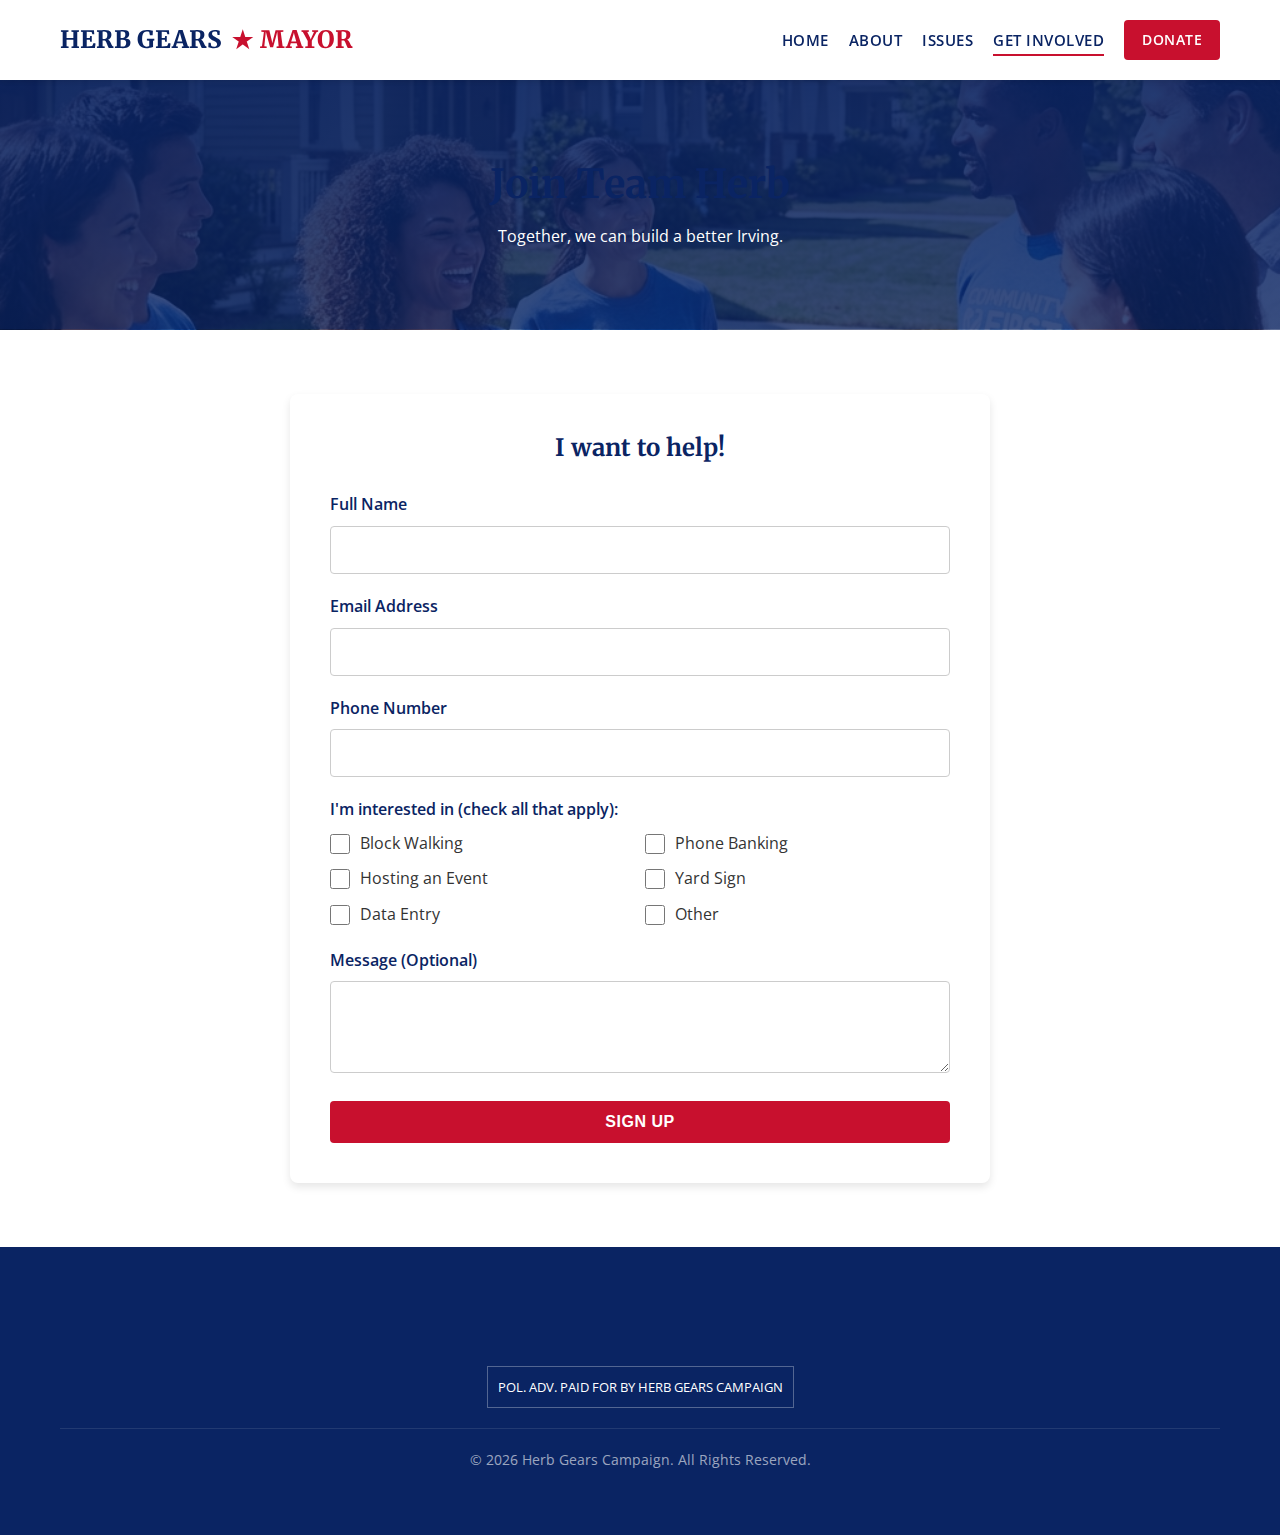
<file: volunteer.html>
<!DOCTYPE html>
<html lang="en">

<head>
    <meta charset="UTF-8">
    <meta name="viewport" content="width=device-width, initial-scale=1.0">
    <title>Volunteer - Herb Gears for Mayor</title>
    <meta name="description" content="Join the team! Volunteer to help elect Herb Gears as the next Mayor of Irving.">
    <link
        href="https://fonts.googleapis.com/css2?family=Merriweather:wght@400;700;900&family=Open+Sans:wght@400;600;700&display=swap"
        rel="stylesheet">
    <link rel="stylesheet" href="css/style.css">
    <link rel="stylesheet" href="css/layout.css">
    <link rel="stylesheet" href="css/responsive.css">
    <style>
        .form-container {
            max-width: 700px;
            margin: 0 auto;
            background: white;
            padding: 40px;
            border-radius: 8px;
            box-shadow: var(--shadow-md);
        }

        .form-group {
            margin-bottom: 20px;
        }

        .form-label {
            display: block;
            margin-bottom: 8px;
            font-weight: 600;
            color: var(--color-navy);
        }

        .form-control {
            width: 100%;
            padding: 12px;
            border: 1px solid #ccc;
            border-radius: 4px;
            font-family: var(--font-body);
            font-size: 1rem;
        }

        .checkbox-group {
            display: grid;
            grid-template-columns: 1fr 1fr;
            gap: 10px;
        }

        .checkbox-item {
            display: flex;
            align-items: center;
            gap: 10px;
        }

        .checkbox-item input {
            width: 20px;
            height: 20px;
        }

        .volunteer-hero {
            background: linear-gradient(rgba(10, 36, 99, 0.9), rgba(10, 36, 99, 0.8)), url('assets/images/volunteers.png');
            background-size: cover;
            background-position: center;
            padding: 80px 0;
            text-align: center;
            color: white;
        }

        @media(max-width: 600px) {
            .form-container {
                padding: 20px;
            }

            .checkbox-group {
                grid-template-columns: 1fr;
            }
        }
    </style>
</head>

<body>
    <!-- Header -->
    <header>
        <div class="header-container">
            <a href="index.html" class="logo">HERB GEARS <span>★ MAYOR</span></a>

            <div class="menu-toggle" aria-label="Toggle navigation">
                <span class="bar"></span>
                <span class="bar"></span>
                <span class="bar"></span>
            </div>

            <nav class="nav-menu">
                <a href="index.html" class="nav-link">Home</a>
                <a href="about.html" class="nav-link">About</a>
                <a href="issues.html" class="nav-link">Issues</a>
                <a href="volunteer.html" class="nav-link active">Get Involved</a>
                <a href="donate.html" class="nav-btn btn btn-primary">Donate</a>
            </nav>
        </div>
    </header>

    <div class="volunteer-hero">
        <div class="container">
            <h1>Join Team Herb</h1>
            <p>Together, we can build a better Irving.</p>
        </div>
    </div>

    <section class="section">
        <div class="container">
            <div class="form-container">
                <h3 class="text-center" style="margin-bottom: 30px;">I want to help!</h3>
                <form action="#" method="POST">
                    <div class="form-group">
                        <label for="name" class="form-label">Full Name</label>
                        <input type="text" id="name" class="form-control" required>
                    </div>

                    <div class="form-group">
                        <label for="email" class="form-label">Email Address</label>
                        <input type="email" id="email" class="form-control" required>
                    </div>

                    <div class="form-group">
                        <label for="phone" class="form-label">Phone Number</label>
                        <input type="tel" id="phone" class="form-control">
                    </div>

                    <div class="form-group">
                        <label class="form-label">I'm interested in (check all that apply):</label>
                        <div class="checkbox-group">
                            <label class="checkbox-item">
                                <input type="checkbox" name="interest" value="canvassing"> Block Walking
                            </label>
                            <label class="checkbox-item">
                                <input type="checkbox" name="interest" value="phonebank"> Phone Banking
                            </label>
                            <label class="checkbox-item">
                                <input type="checkbox" name="interest" value="events"> Hosting an Event
                            </label>
                            <label class="checkbox-item">
                                <input type="checkbox" name="interest" value="signs"> Yard Sign
                            </label>
                            <label class="checkbox-item">
                                <input type="checkbox" name="interest" value="data"> Data Entry
                            </label>
                            <label class="checkbox-item">
                                <input type="checkbox" name="interest" value="other"> Other
                            </label>
                        </div>
                    </div>

                    <div class="form-group">
                        <label for="message" class="form-label">Message (Optional)</label>
                        <textarea id="message" class="form-control" rows="3"></textarea>
                    </div>

                    <button type="submit" class="btn btn-primary" style="width: 100%;">Sign Up</button>
                </form>
            </div>
        </div>
    </section>

    <!-- Footer -->
    <footer>
        <div class="container">
            <div class="text-center" style="margin-bottom: 20px;">
                <h4>Herb Gears for Mayor</h4>
                <div class="disclaimer-box">Pol. Adv. Paid for by Herb Gears Campaign</div>
            </div>
            <div class="footer-bottom">
                &copy; 2026 Herb Gears Campaign. All Rights Reserved.
            </div>
        </div>
    </footer>

    <script src="js/main.js"></script>
</body>

</html>
</file>
<file: css/style.css>
/* Global Styles & Variables */
:root {
    /* Brand Colors */
    --color-navy: #0a2463;
    --color-navy-dark: #001233;
    --color-red: #c8102e;
    --color-red-dark: #a00c24;
    --color-white: #ffffff;
    --color-light-gray: #f4f4f4;
    --color-text: #333333;
    --color-text-light: #666666;
    
    /* Typography */
    --font-heading: 'Merriweather', serif; /* Authoritative, traditional */
    --font-body: 'Open Sans', sans-serif; /* Clean, modern */
    
    /* Spacing & Layout */
    --container-width: 1200px;
    --header-height: 80px;
    --spacing-sm: 1rem;
    --spacing-md: 2rem;
    --spacing-lg: 4rem;
    --border-radius: 4px;
    
    /* Shadows */
    --shadow-sm: 0 2px 4px rgba(0,0,0,0.1);
    --shadow-md: 0 4px 8px rgba(0,0,0,0.1);
}

/* Reset & Base */
* {
    box-sizing: border-box;
    margin: 0;
    padding: 0;
}

body {
    font-family: var(--font-body);
    color: var(--color-text);
    line-height: 1.6;
    background-color: var(--color-white);
}

h1, h2, h3, h4, h5, h6 {
    font-family: var(--font-heading);
    color: var(--color-navy);
    font-weight: 700;
    line-height: 1.2;
    margin-bottom: 1rem;
}

h1 { font-size: 2.5rem; }
h2 { font-size: 2rem; }
h3 { font-size: 1.5rem; }

a {
    text-decoration: none;
    color: var(--color-navy);
    transition: color 0.3s ease;
}

a:hover {
    color: var(--color-red);
}

ul {
    list-style: none;
}

img {
    max-width: 100%;
    height: auto;
    display: block;
}

/* Utilities */
.container {
    max-width: var(--container-width);
    margin: 0 auto;
    padding: 0 20px;
}

.text-center { text-align: center; }
.text-navy { color: var(--color-navy); }
.text-red { color: var(--color-red); }

.bg-light { background-color: var(--color-light-gray); }
.bg-navy { background-color: var(--color-navy); color: white; }

.section {
    padding: var(--spacing-lg) 0;
}

/* Buttons */
.btn {
    display: inline-block;
    padding: 12px 24px;
    font-weight: 600;
    text-transform: uppercase;
    letter-spacing: 0.5px;
    border-radius: var(--border-radius);
    transition: all 0.3s ease;
    cursor: pointer;
    border: none;
    font-size: 1rem;
}

.btn-primary {
    background-color: var(--color-red);
    color: white;
}

.btn-primary:hover {
    background-color: var(--color-red-dark);
    transform: translateY(-2px);
    box-shadow: var(--shadow-md);
    color: white;
}

.btn-secondary {
    background-color: var(--color-navy);
    color: white;
}

.btn-secondary:hover {
    background-color: var(--color-navy-dark);
    transform: translateY(-2px);
    box-shadow: var(--shadow-md);
    color: white;
}

.btn-outline {
    background-color: transparent;
    border: 2px solid var(--color-navy);
    color: var(--color-navy);
}

.btn-outline:hover {
    background-color: var(--color-navy);
    color: white;
}

/* Feature Cards */
.card {
    background: white;
    padding: var(--spacing-md);
    border-radius: var(--border-radius);
    box-shadow: var(--shadow-sm);
    transition: transform 0.3s ease;
}

.card:hover {
    transform: translateY(-5px);
    box-shadow: var(--shadow-md);
}

/* Screen Reader Only */
.sr-only {
    position: absolute;
    width: 1px;
    height: 1px;
    padding: 0;
    margin: -1px;
    overflow: hidden;
    clip: rect(0, 0, 0, 0);
    white-space: nowrap;
    border-width: 0;
}
</file>
<file: css/layout.css>
/* Layout & Navigation */

/* Header */
header {
    background-color: white;
    box-shadow: var(--shadow-sm);
    position: sticky;
    top: 0;
    z-index: 1000;
    height: var(--header-height);
    display: flex;
    align-items: center;
}

.header-container {
    display: flex;
    justify-content: space-between;
    align-items: center;
    width: 100%;
    max-width: var(--container-width);
    margin: 0 auto;
    padding: 0 20px;
}

.logo {
    font-family: var(--font-heading);
    font-size: 1.5rem;
    font-weight: 800;
    color: var(--color-navy);
    display: flex;
    align-items: center;
    gap: 10px;
}

.logo span {
    color: var(--color-red);
}

/* Navigation */
.nav-menu {
    display: flex;
    gap: 20px;
    align-items: center;
}

.nav-link {
    font-weight: 600;
    font-size: 0.95rem;
    text-transform: uppercase;
    letter-spacing: 0.5px;
    position: relative;
    color: var(--color-navy);
}

.nav-link::after {
    content: '';
    position: absolute;
    width: 0;
    height: 2px;
    bottom: -4px;
    left: 0;
    background-color: var(--color-red);
    transition: width 0.3s;
}

.nav-link:hover::after,
.nav-link.active::after {
    width: 100%;
}

.nav-btn {
    padding: 8px 18px;
    font-size: 0.9rem;
}

/* Mobile Menu Toggle */
.menu-toggle {
    display: none;
    flex-direction: column;
    cursor: pointer;
    gap: 5px;
}

.bar {
    width: 25px;
    height: 3px;
    background-color: var(--color-navy);
    transition: all 0.3s ease;
}

/* Footer */
footer {
    background-color: var(--color-navy);
    color: white;
    padding: var(--spacing-lg) 0;
    margin-top: auto;
}

.footer-grid {
    display: grid;
    grid-template-columns: 1fr 1fr 1fr 1fr;
    gap: 40px;
    margin-bottom: 40px;
}

.footer-col h4 {
    color: white;
    margin-bottom: 20px;
    font-size: 1.2rem;
}

.footer-links li {
    margin-bottom: 10px;
}

.footer-links a {
    color: rgba(255, 255, 255, 0.8);
}

.footer-links a:hover {
    color: white;
    padding-left: 5px;
}

.footer-bottom {
    border-top: 1px solid rgba(255, 255, 255, 0.1);
    padding-top: 20px;
    text-align: center;
    font-size: 0.85rem;
    color: rgba(255, 255, 255, 0.6);
}

.disclaimer-box {
    border: 1px solid rgba(255, 255, 255, 0.3);
    padding: 10px;
    display: inline-block;
    margin-top: 20px;
    font-size: 0.8rem;
    text-transform: uppercase;
}

/* Sticky Donate Button (Mobile) */
.sticky-donate {
    display: none;
    /* Visible on mobile via media query */
    position: fixed;
    bottom: 20px;
    right: 20px;
    z-index: 999;
}
</file>
<file: css/responsive.css>
/* Responsive Styles */

@media (max-width: 900px) {
    :root {
        --spacing-lg: 3rem;
    }

    h1 {
        font-size: 2rem;
    }

    .menu-toggle {
        display: flex;
    }

    .nav-menu {
        position: fixed;
        left: -100%;
        top: var(--header-height);
        flex-direction: column;
        background-color: white;
        width: 100%;
        height: calc(100vh - var(--header-height));
        padding: 40px;
        transition: 0.3s;
        box-shadow: 0 4px 6px rgba(0, 0, 0, 0.1);
        align-items: center;
    }

    .nav-menu.active {
        left: 0;
    }

    .nav-item {
        margin: 15px 0;
    }

    /* Hamburger Animation */
    .menu-toggle.active .bar:nth-child(2) {
        opacity: 0;
    }

    .menu-toggle.active .bar:nth-child(1) {
        transform: translateY(8px) rotate(45deg);
    }

    .menu-toggle.active .bar:nth-child(3) {
        transform: translateY(-8px) rotate(-45deg);
    }

    .footer-grid {
        grid-template-columns: 1fr 1fr;
    }
}

@media (max-width: 600px) {
    .header-container {
        padding: 0 15px;
    }

    .hero-content h1 {
        font-size: 1.8rem;
    }

    .footer-grid {
        grid-template-columns: 1fr;
        gap: 30px;
    }

    .btn {
        width: 100%;
        text-align: center;
        margin-bottom: 10px;
    }

    /* Sticky Donate on Mobile */
    .sticky-donate {
        display: block;
        width: calc(100% - 40px);
        bottom: 15px;
        left: 20px;
    }

    .sticky-donate .btn {
        width: 100%;
        box-shadow: 0 4px 12px rgba(0, 0, 0, 0.3);
    }
}
</file>
